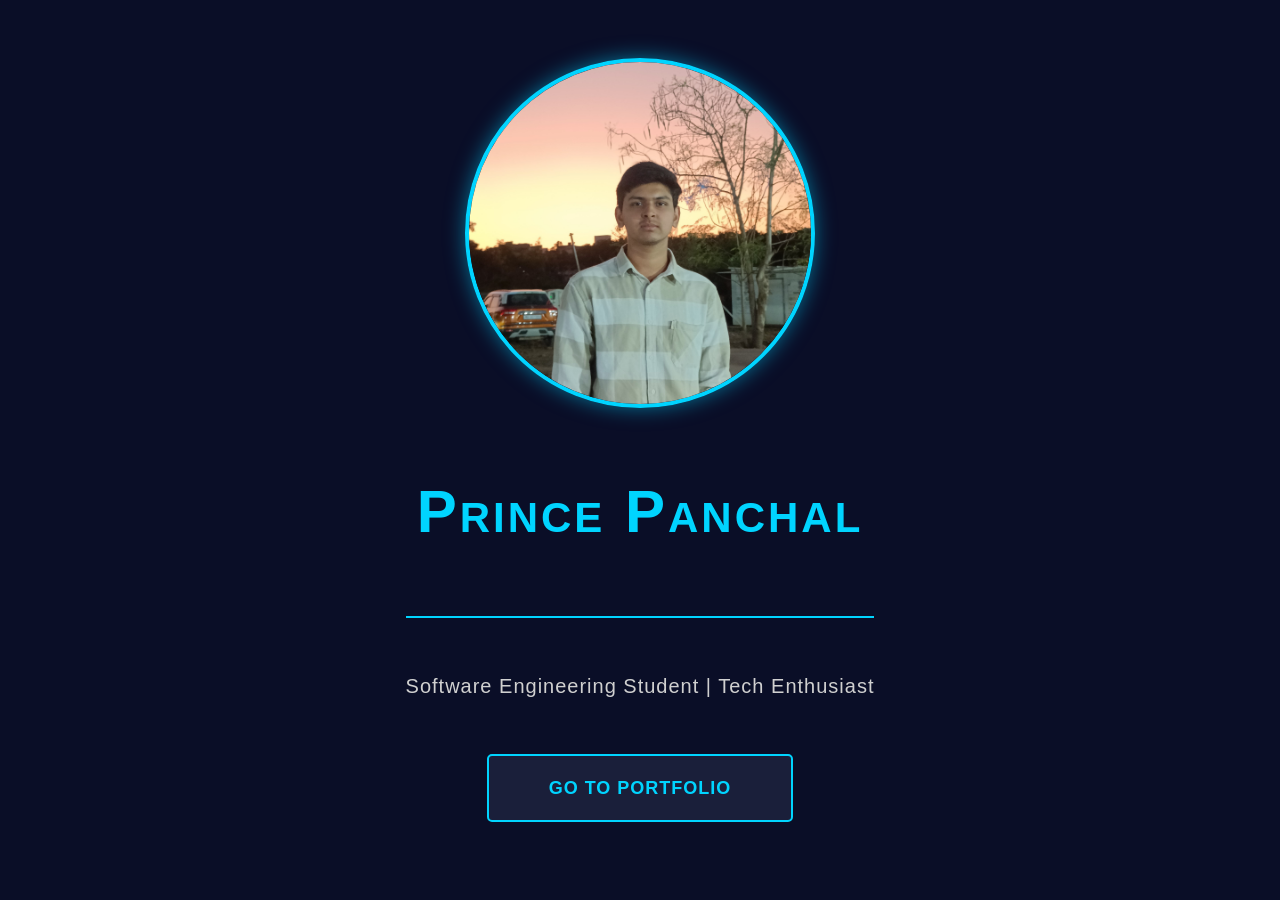
<file: index.html>
<!DOCTYPE html>
<html lang="en">
<head>
    <meta charset="UTF-8">
    <meta name="viewport" content="width=device-width, initial-scale=1.0">
    <title>Prince Panchal - Portfolio</title>
    <link rel="stylesheet" href="style2.css">
</head>
<body>
    <div class="homepagecontainer">
    
    <div class="profile-image">
        <img src="pp.jpg" alt="Profile Photo">
    </div>

    <!-- <h1 class="hometitle">Prince Panchal</h1> -->
    <div class="homepagecontainer">
        <h1 class="hometitle">Prince Panchal</h1>
        <div class="decorationline"></div>
        <p class="homesubtitle">Software Engineering Student | Tech Enthusiast</p>
        <a href="homepage.html" class="portfoliobtn">GO TO PORTFOLIO</a>
    </div>
</body>
</html>
</file>
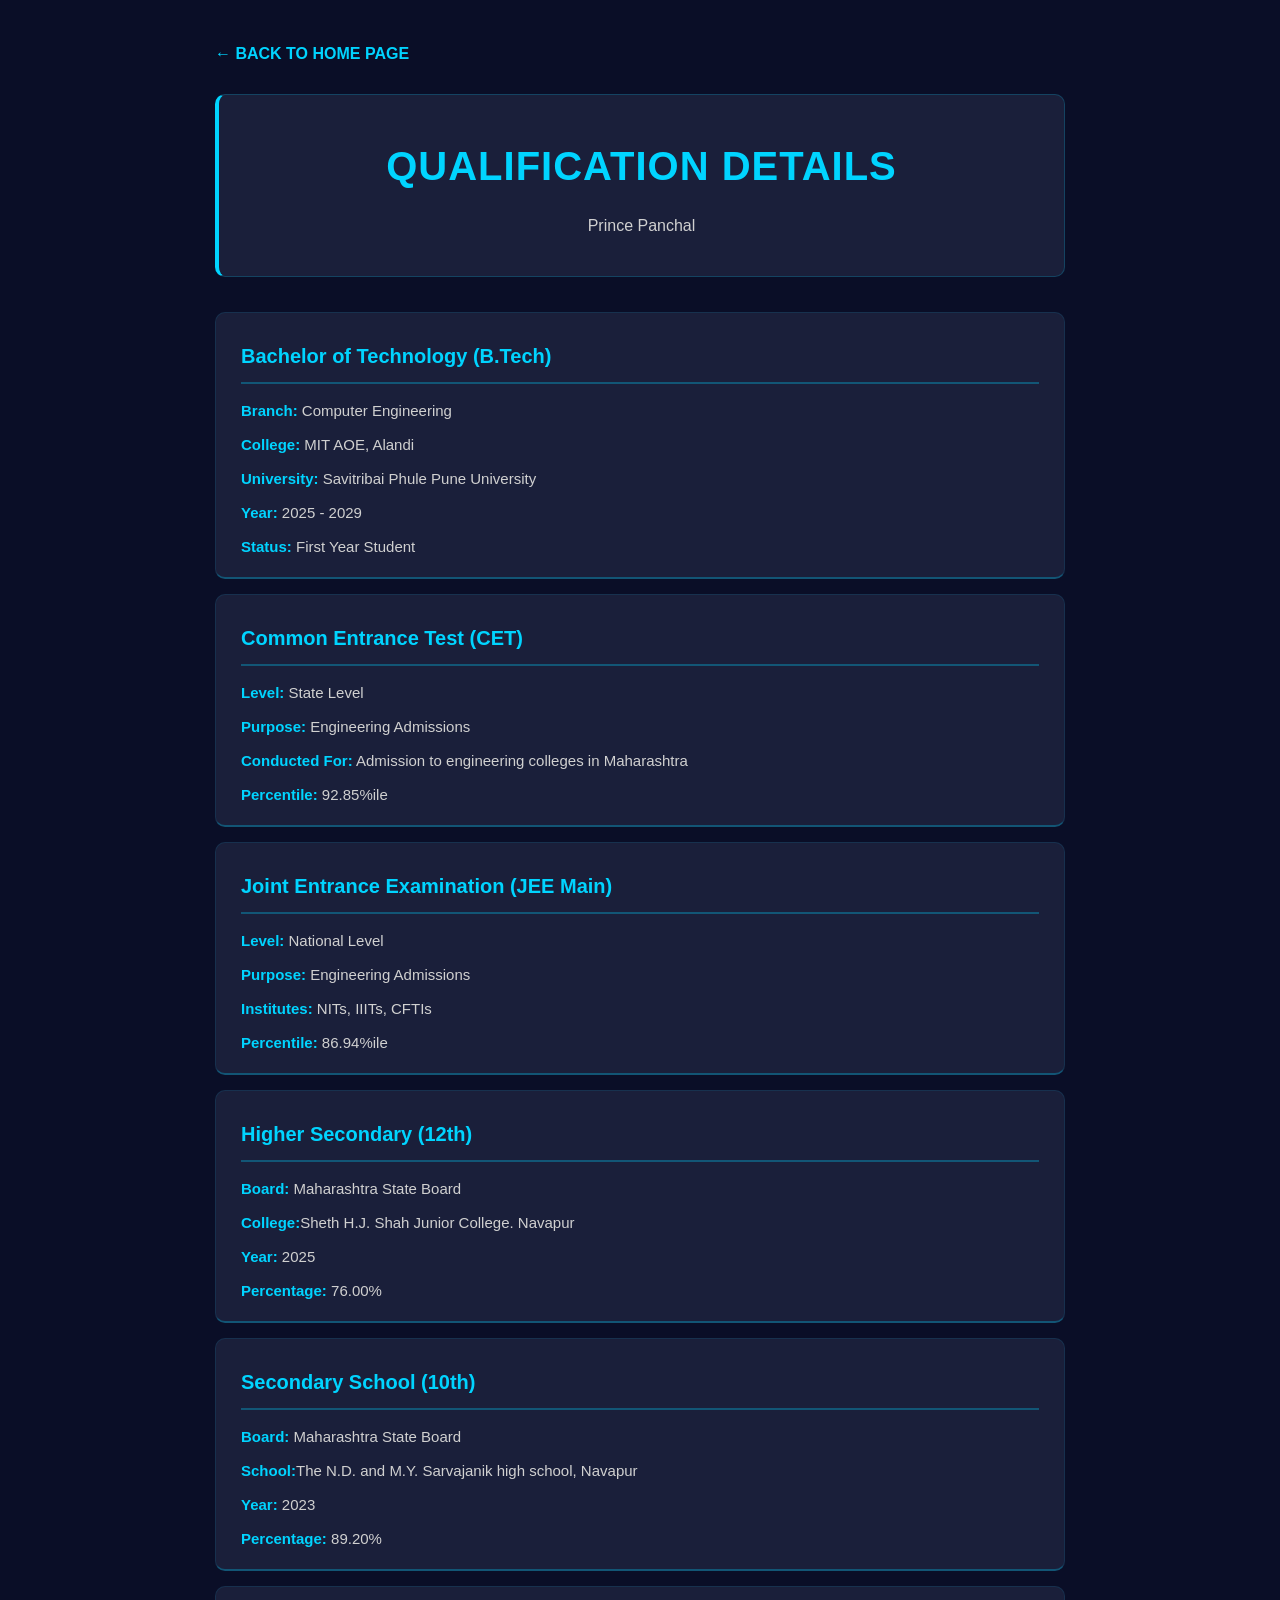
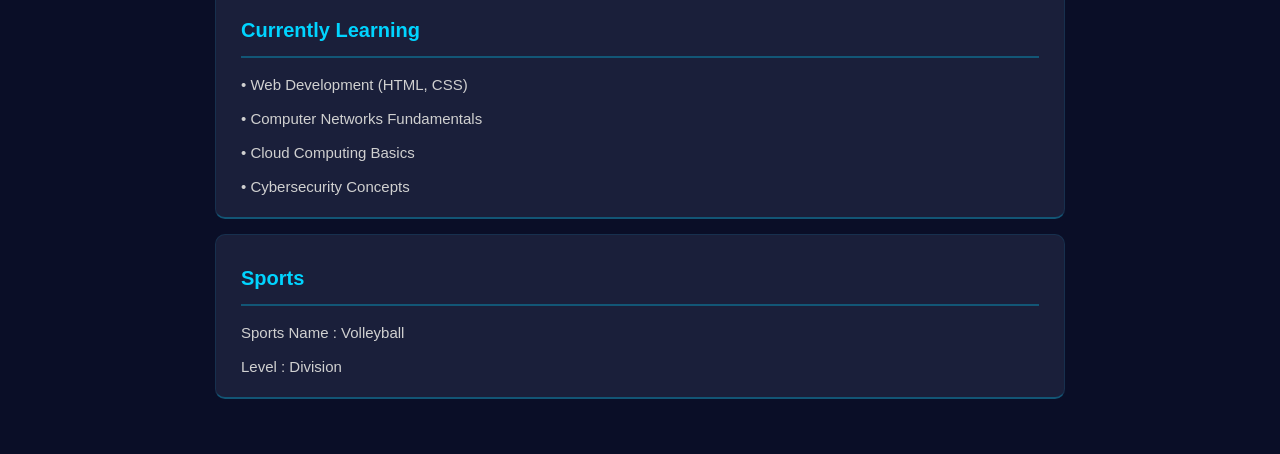
<file: education.html>
<!DOCTYPE html>

<html lang="en">

<head>

    <meta charset="UTF-8">

    <meta name="viewport" content="width=device-width, initial-scale=1.0">

    <title>Qualification Details - Prince Panchal</title>

    <link rel="stylesheet" href="style.css">



</head>

<body>

    

    <div class="educontainer">

        <a href="index.html" class="backlink">← BACK TO HOME PAGE</a>



        <div class="h">

            <h1>Qualification Details</h1>

            <p style="color: #d0d0d0; margin: 0;">Prince Panchal</p>

        </div>



        <div class="eduh1">

            <h3>Bachelor of Technology (B.Tech)</h3>

            <div class="edudetail"><strong>Branch:</strong> Computer Engineering</div>

            <div class="edudetail"><strong>College:</strong> MIT AOE, Alandi</div>

            <div class="edudetail"><strong>University:</strong> Savitribai Phule Pune University</div>

            <div class="edudetail"><strong>Year:</strong> 2025 - 2029</div>

            <div class="edudetail"><strong>Status:</strong> First Year Student</div>

        </div>



        <div class="eduh1">

            <h3>Common Entrance Test (CET)</h3>

            <div class="edudetail"><strong>Level:</strong> State Level</div>

            <div class="edudetail"><strong>Purpose:</strong> Engineering Admissions</div>

            <div class="edudetail"><strong>Conducted For:</strong> Admission to engineering colleges in Maharashtra</div>

            <div class="edudetail"><strong>Percentile:</strong> 92.85%ile</div>

        </div>



        <div class="eduh1">

            <h3>Joint Entrance Examination (JEE Main)</h3>

            <div class="edudetail"><strong>Level:</strong> National Level</div>

            <div class="edudetail"><strong>Purpose:</strong> Engineering Admissions</div>

            <div class="edudetail"><strong>Institutes:</strong> NITs, IIITs, CFTIs</div>

            <div class="edudetail"><strong>Percentile:</strong> 86.94%ile</div>

        </div>



        <div class="eduh1">

            <h3>Higher Secondary (12th)</h3>

            <div class="edudetail"><strong>Board:</strong> Maharashtra State Board</div>

            <div class="edudetail"><strong>College:</strong>Sheth H.J. Shah Junior College. Navapur</div>

            <div class="edudetail"><strong>Year:</strong> 2025</div>

            <div class="edudetail"><strong>Percentage:</strong> 76.00%</div>

        </div>



        <div class="eduh1">

            <h3>Secondary School (10th)</h3>

            <div class="edudetail"><strong>Board:</strong> Maharashtra State Board</div>

            <div class="edudetail"><strong>School:</strong>The N.D. and  M.Y. Sarvajanik high school, Navapur</div>

            <div class="edudetail"><strong>Year:</strong> 2023</div>

            <div class="edudetail"><strong>Percentage:</strong> 89.20%</div>

        </div>



        <div class="eduh1">

            <h3>Currently Learning</h3>

            <div class="edudetail">• Web Development (HTML, CSS)</div>

            <div class="edudetail">• Computer Networks Fundamentals</div>

            <div class="edudetail">• Cloud Computing Basics</div>

            <div class="edudetail">• Cybersecurity Concepts</div>

        </div>

        
          <div class="eduh1">

            <h3>Sports</h3>
               <div class="edudetail">Sports Name : Volleyball</div>

              <div class="edudetail">Level : Division </div>

        
    </div>

</body>

</html>
</file>
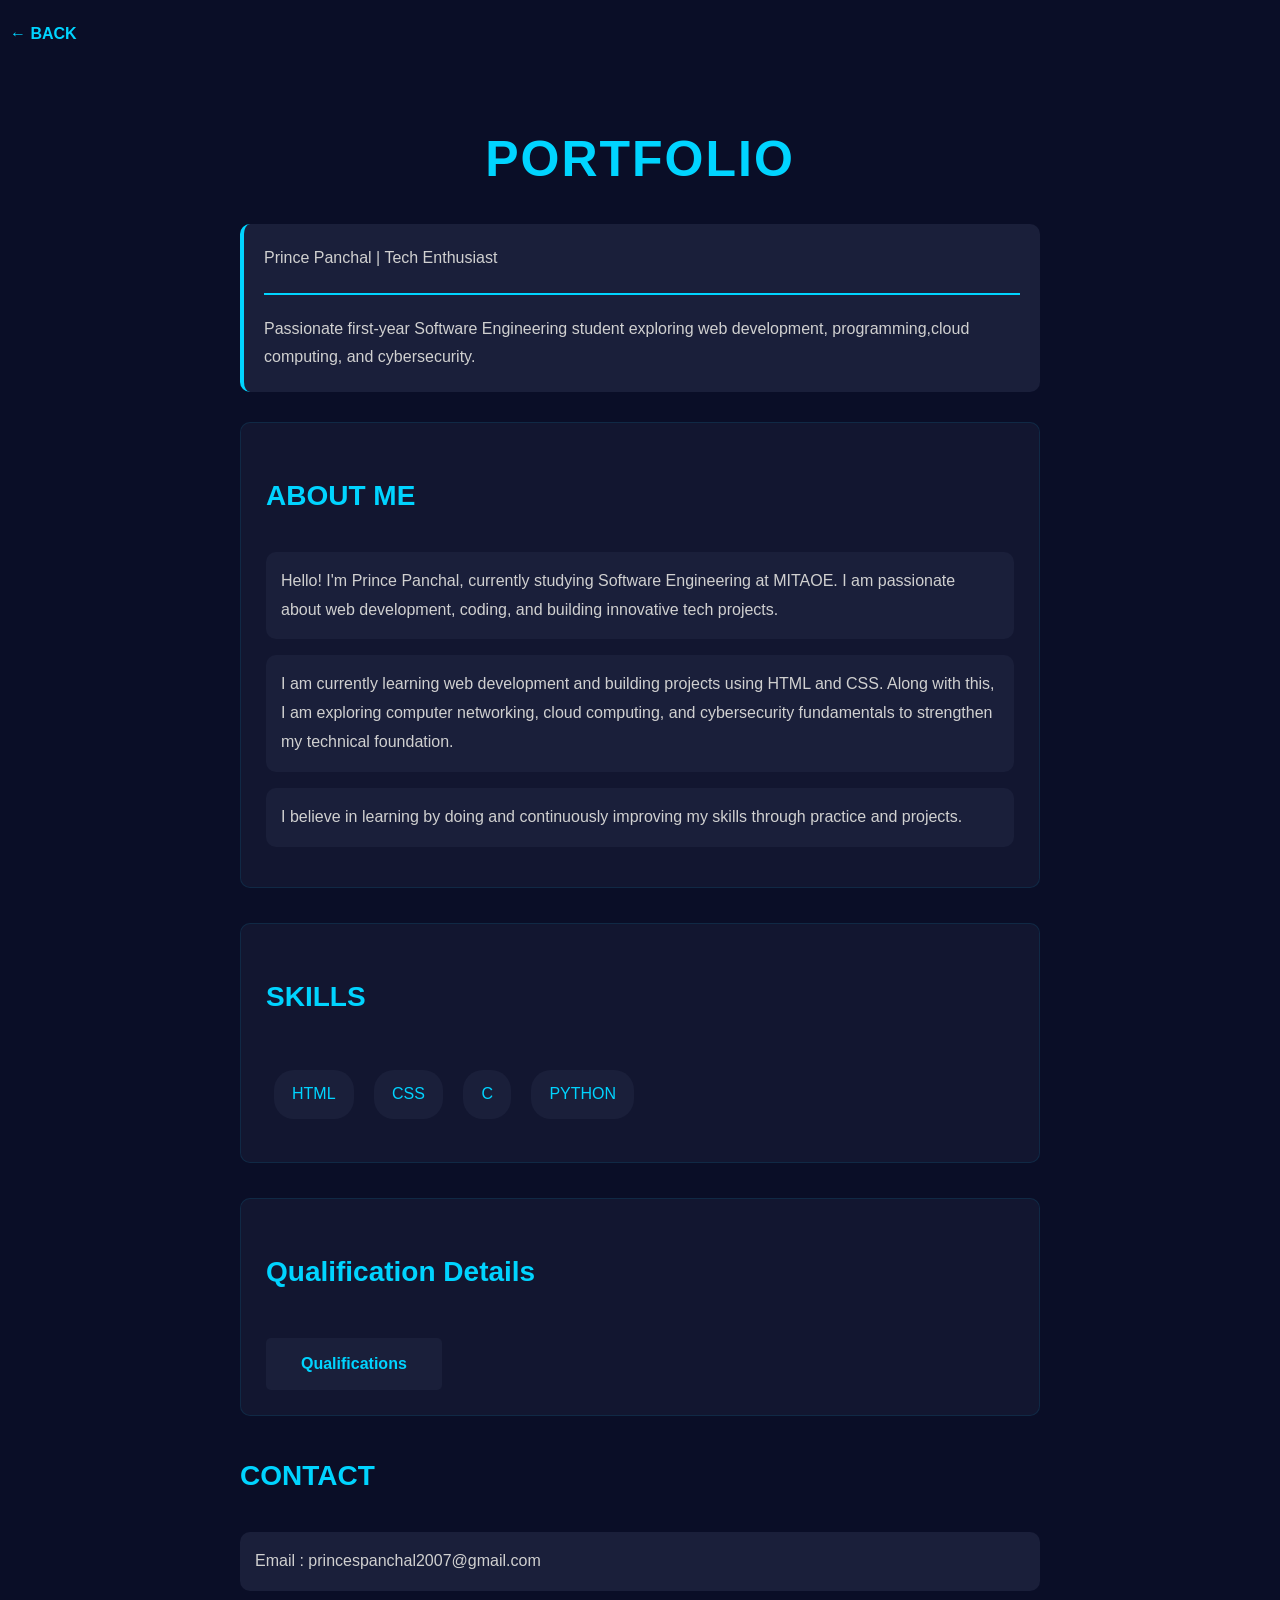
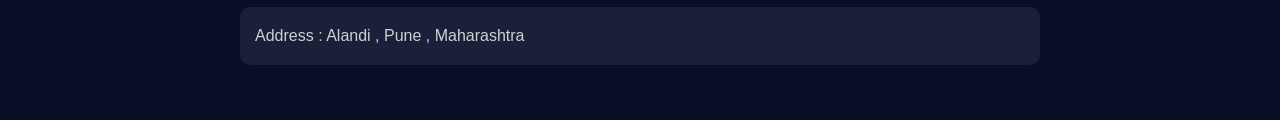
<file: homepage.html>
<!DOCTYPE html>
<html lang="en">

<head>

    <title>Portfolio</title>
    <link rel="stylesheet" href="style.css">
</head>

<body>
     <a href="homepage.html" class="backlink">← BACK </a>
    <div class="container">
        <h1>PORTFOLIO</h1>
        
        <div class="int">Prince Panchal | Tech Enthusiast
<hr>
            Passionate first-year Software Engineering student exploring web development, programming,cloud computing, and cybersecurity.
        </div>
        <section>
            
            <h2>ABOUT ME</h2>
            <p> Hello! I'm Prince Panchal, currently studying Software Engineering at MITAOE. I am passionate about web
                development, coding, and building innovative tech projects.
            </p>
            <p>I am currently learning web development and building projects using HTML and CSS. Along with this, I am
                exploring computer networking, cloud computing, and cybersecurity fundamentals to strengthen my
                technical foundation.</p>
            <p>I believe in learning by doing and continuously improving my skills through practice and projects.</p>
        </section>
        <section>
            <h2>SKILLS</h2>
            <ul>
                <li>HTML</li>
                <li>CSS</li>
                <li>C</li>
                <li>PYTHON</li>



            </ul>
        </section>

        <section>
            <h2>Qualification Details</h2>
            <a href="education.html" class="qualificationbutton">Qualifications</a>
        </section>

        <section1>
            <h2>CONTACT</h2>
            <p>Email : princespanchal2007@gmail.com</p>
            <p>Address : Alandi , Pune , Maharashtra </p>
        </section1>

    </div>

</body>

</html>
</file>
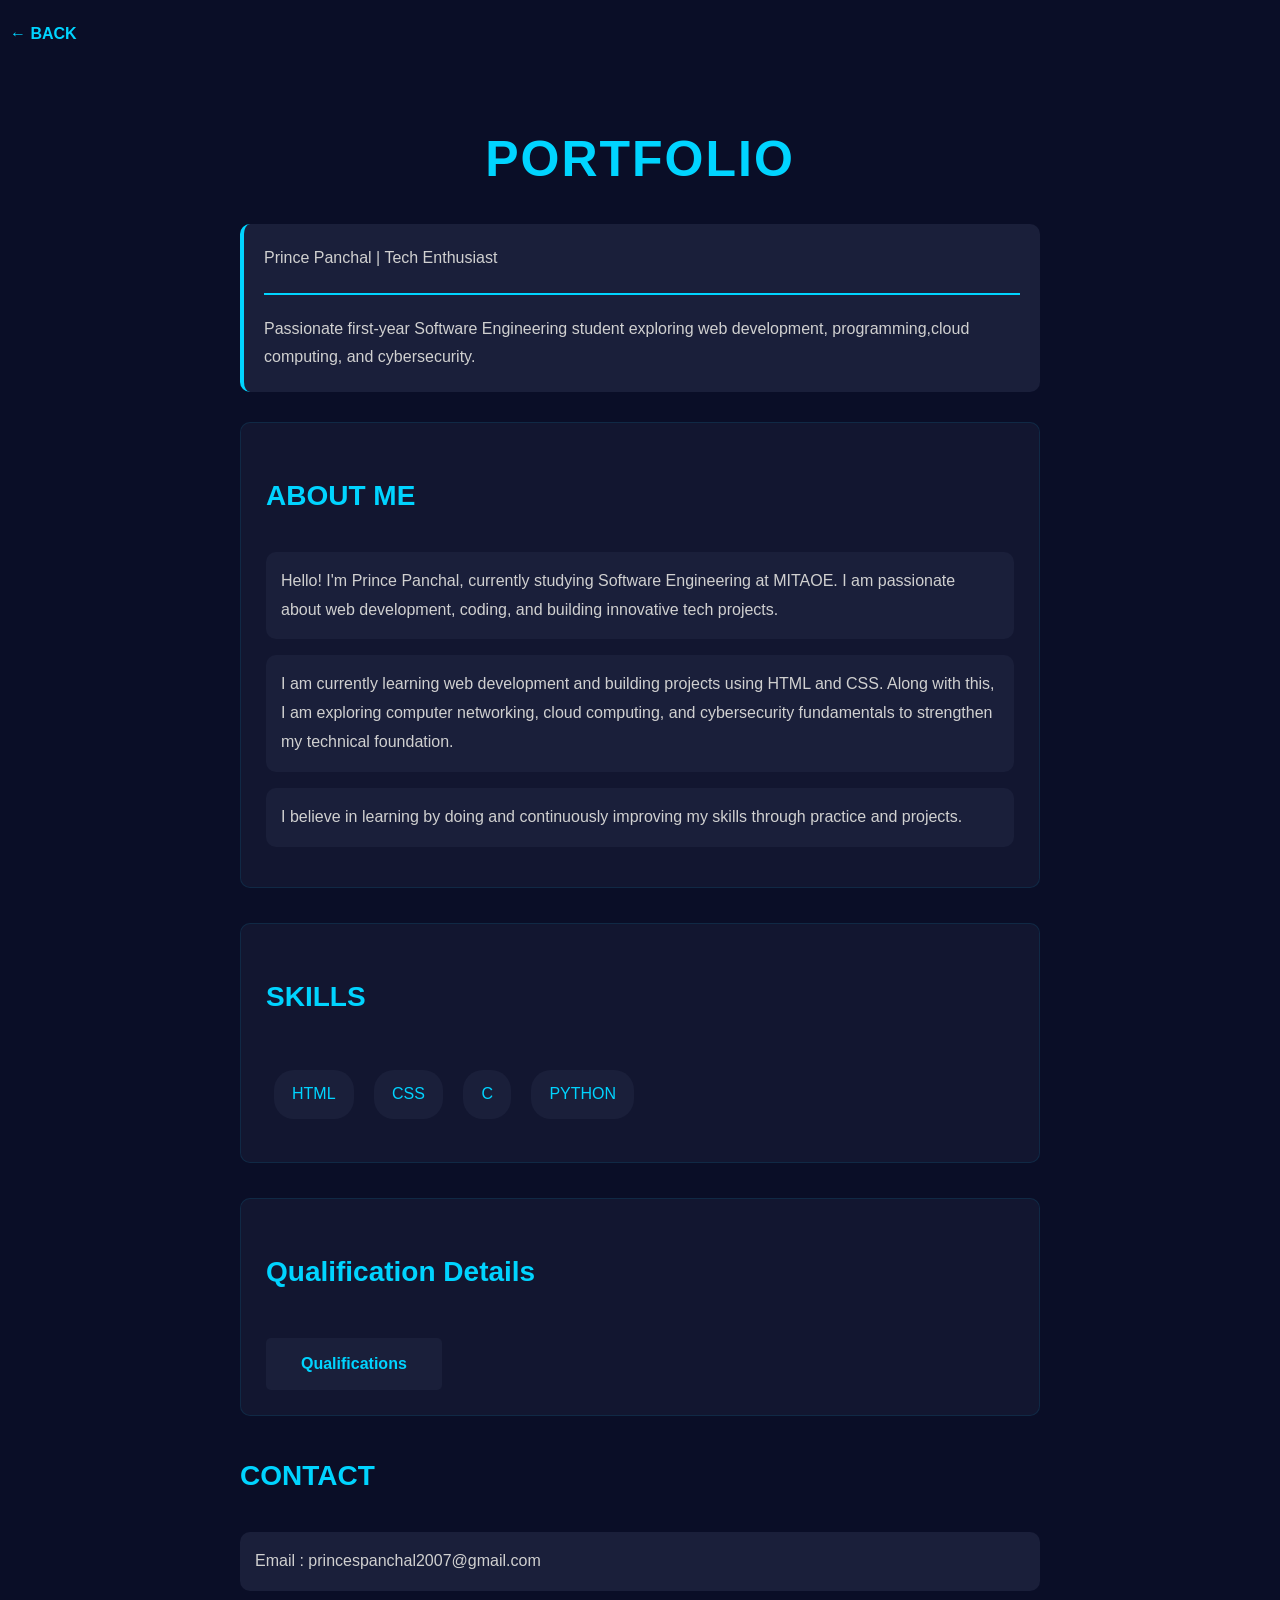
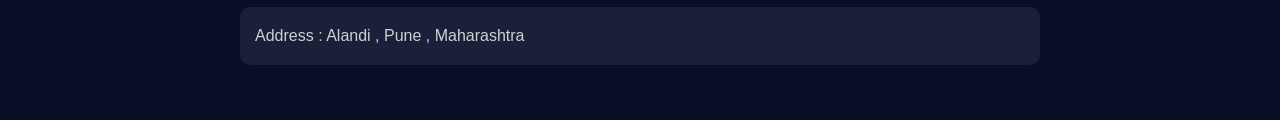
<file: homepagee.html>
<!DOCTYPE html>
<html lang="en">

<head>

    <title>Portfolio</title>
    <link rel="stylesheet" href="style.css">
</head>

<body>
     <a href="homepage.html" class="backlink">← BACK </a>
    <div class="container">
        <h1>PORTFOLIO</h1>
        
        <div class="int">Prince Panchal | Tech Enthusiast
<hr>
            Passionate first-year Software Engineering student exploring web development, programming,cloud computing, and cybersecurity.
        </div>
        <section>
            
            <h2>ABOUT ME</h2>
            <p> Hello! I'm Prince Panchal, currently studying Software Engineering at MITAOE. I am passionate about web
                development, coding, and building innovative tech projects.
            </p>
            <p>I am currently learning web development and building projects using HTML and CSS. Along with this, I am
                exploring computer networking, cloud computing, and cybersecurity fundamentals to strengthen my
                technical foundation.</p>
            <p>I believe in learning by doing and continuously improving my skills through practice and projects.</p>
        </section>
        <section>
            <h2>SKILLS</h2>
            <ul>
                <li>HTML</li>
                <li>CSS</li>
                <li>C</li>
                <li>PYTHON</li>



            </ul>
        </section>

        <section>
            <h2>Qualification Details</h2>
            <a href="education.html" class="qualificationbutton">Qualifications</a>
        </section>

        <section1>
            <h2>CONTACT</h2>
            <p>Email : princespanchal2007@gmail.com</p>
            <p>Address : Alandi , Pune , Maharashtra </p>
        </section1>

    </div>

</body>

</html>
</file>
<file: style2.css>
* {
    margin: 0;
    padding: 0;
    box-sizing: border-box;
}

body {

    .profile-image {
    width: 350px;
    height: 350px;
    border-radius: 50%;
    overflow: hidden;
    border: 4px solid #00d4ff;
    box-shadow: 0 0 20px rgba(0, 212, 255, 0.5);
}

.profile-image {
    animation: glow 2s infinite alternate;
}

@keyframes glow {
    from {
        box-shadow: 0 0 10px #00d4ff;
    }
    to {
        box-shadow: 0 0 25px #00d4ff;
    }
}

.profile-image img {
    width: 100%;
    height: 100%;
    object-fit: cover;
}
    background-color: #0a0e27;
    line-height: 1.8;
    font-family: 'Poppins', sans-serif;
    display: flex;
    justify-content: center;
    align-items: center;
    min-height: 100vh;
    overflow: hidden;
}

.homepagecontainer {
    text-align: center;
    display: flex;
    flex-direction: column;
    justify-content: center;
    align-items: center;
    gap: 30px;
    padding: 20px;
    max-width: 600px;
}

.hometitle {
    color: #00d4ff;
    font-size: 60px;
    font-weight: bold;
    letter-spacing: 3px;
    white-space: nowrap;
    font-variant: small-caps;
}

.homesubtitle {
    color: #d0d0d0;
    font-size: 20px;
    font-weight: 300;
    letter-spacing: 1px;
    margin-bottom: 20px;
}

.portfoliobtn {
    display: inline-block;
    background-color: #1a1f3a;
    color: #00d4ff;
    padding: 16px 60px;
    font-size: 18px;
    font-weight: bold;
    border: 2px solid #00d4ff;
    border-radius: 5px;
    cursor: pointer;
    transition: all 0.3s ease;
    font-family: 'Poppins', sans-serif;
    text-decoration: none;
    text-transform: uppercase;
    letter-spacing: 1px;
}

.portfoliobtn:hover {
    background-color: #00d4ff;
    color: #0a0e27;
    transform: translateY(-5px);
    box-shadow: 0 15px 40px rgba(0, 212, 255, 0.5);
}

.decorationline {
    height: 2px;
    width: 100%;
    background-color: #00d4ff;
    margin: 20px auto;
}
</file>
<file: style.css>
body {
    background-color: #0a0e27;
    line-height: 1.8;
    padding: 20px 10px;
    margin: 0;
}

h1 {
    text-align: center;
    color: #00d4ff;
    font-family: 'Poppins', sans-serif;
    font-size: 50px;
    margin: 20px 0;
    letter-spacing: 2px;
}

h2 {
    color: #00d4ff;
    font-family: 'Poppins', sans-serif;
    text-align: left;
    font-size: 28px;
    margin-bottom: 20px;
    padding-bottom: 10px;
}

p {
    color: #d0d0d0;
    font-family: 'Open Sans', sans-serif;
    background-color: #1a1f3a;
    border-radius: 10px;
    padding: 15px;
    margin-bottom: 15px;
    transition: all 0.3s ease;
}

p:hover {
    background-color: #252e52;
    transform: translateX(5px);
}

.int {
    padding: 20px;
    color: #d0d0d0;
    font-family: 'Open Sans', sans-serif;
    background-color: #1a1f3a;
    border-radius: 10px;
    margin-bottom: 30px;
    margin-right: auto;
    margin-left: auto;
    border-left: 4px solid #00d4ff;
    line-height: 1.8;
}

section {
    margin-bottom: 35px;
    padding: 25px;
    background-color: rgba(26, 31, 58, 0.5);
    border-radius: 10px;
    border: 1px solid rgba(0, 212, 255, 0.1);
}

li {
    display: inline-block;
    margin: 8px;
    padding: 10px 18px;
    background: #1a1f3a;
    border-radius: 20px;
    color: #00d4ff;
    font-family: 'Gill Sans', 'Gill Sans MT', Calibri, 'Trebuchet MS', sans-serif;
    transition: all 0.3s ease;
    cursor: pointer;
}

li:hover {
    background-color: #00d4ff;
    color: #0a0e27;
    transform: translateY(-3px);
    box-shadow: 0 5px 15px rgba(0, 212, 255, 0.3);
}

ul {
    color: #d0d0d0;
    font-family: 'Open Sans', sans-serif;
    list-style: none;
    padding: 10px 0;
    margin: 0;
}

.container {
    max-width: 800px;
    margin: 0 auto;
    padding: 20px;
}

.qualificationbutton {
    display: inline-block;
    background-color: #1a1f3a;
    color: #00d4ff;
    padding: 12px 35px;
    font-size: 16px;
    font-weight: bold;
    border-radius: 5px;
    cursor: pointer;
    transition: all 0.3s ease;
    font-family: 'Poppins', sans-serif;
    text-decoration: none;
    margin-top: 10px;
}

.qualificationbutton:hover {
    background-color: #00d4ff;
    color: #0a0e27;
    transform: translateY(-3px);
    box-shadow: 0 8px 20px rgba(0, 212, 255, 0.4);
}

hr {
    border: none;
    height: 2px;
    background-color: #00d4ff;
    margin: 20px 0;
}


.educontainer {
    max-width: 850px;
    margin: 0 auto;
    padding: 20px;
}

.backlink {
    color: #00d4ff;
    text-decoration: none;
    font-weight: bold;
    margin-bottom: 25px;
    display: inline-block;
    transition: all 0.3s ease;
    font-size: 16px;
    font-family: 'Poppins', sans-serif;
}

.backlink:hover {
    color: #00ffff;

}

.h {
    background-color: #1a1f3a;
    color: #d0d0d0;
    padding: 35px 25px;
    border-radius: 10px;
    text-align: center;
    margin-bottom: 35px;
    border: 1px solid rgba(0, 212, 255, 0.2);
    border-left: 4px solid #00d4ff;
}

.h h1 {
    color: #00d4ff;
    margin: 0 0 10px 0;
    font-size: 40px;
    font-family: 'Poppins', sans-serif;
    text-transform: uppercase;
    letter-spacing: 1px;
}

.h p {
    color: #d0d0d0;
    background: none;
    padding: 0;
    margin: 0;
}

.eduh1 {
    background-color: #1a1f3a;
    border-left: 4px solid #00d4ff;
    padding: 25px;
    margin-bottom: 20px;
    border-radius: 10px;
    transition: all 0.3s ease;
    border: 1px solid rgba(0, 212, 255, 0.1);
}

.eduh1:hover {
    background-color: #252e52;

}

.eduh1,
h3 {
    color: #00d4ff;
    margin-top: 0;
    margin-bottom: 15px;
    font-family: 'Poppins', sans-serif;
    font-size: 20px;
    border-bottom: 2px solid rgba(0, 212, 255, 0.3);
    padding-bottom: 8px;
}

.edudetail {
    color: #d0d0d0;
    margin: 10px 0;
    font-size: 15px;
    font-family: 'Open Sans', sans-serif;
    line-height: 1.6;
}

.edudetail strong {
    color: #00d4ff;
    font-weight: 600;
}

.card {
    width: 250px;
    background: #1e293b;
    padding: 15px;
    border-radius: 15px;
    text-align: center;
}
.card img {
    width: 100%;
    border-radius: 10px;
}
</file>
